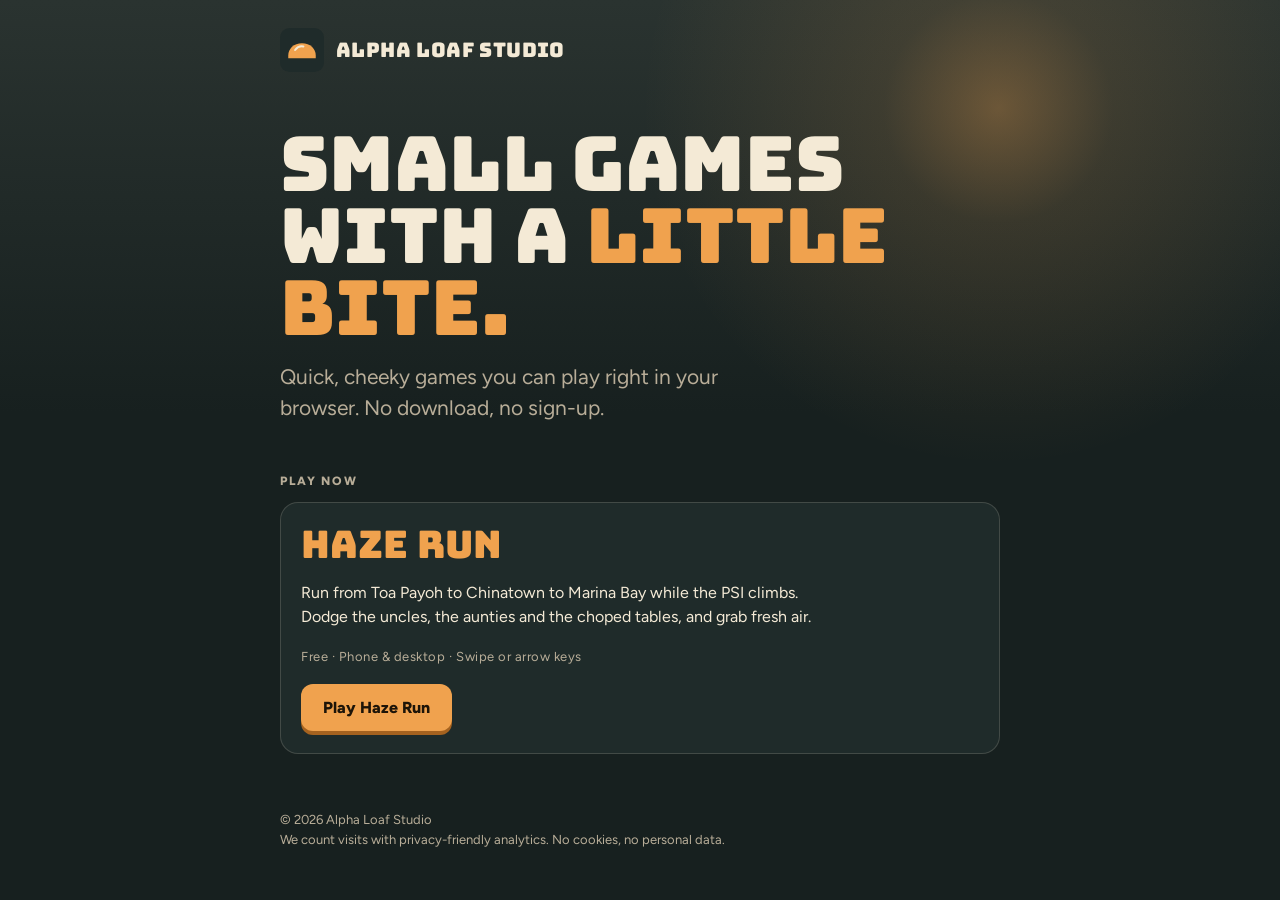
<file: index.html>
<!doctype html>
<html lang="en">
<head>
<meta charset="utf-8">
<meta name="viewport" content="width=device-width,initial-scale=1,viewport-fit=cover">
<title>Alpha Loaf Studio</title>
<meta name="description" content="Small games with a little bite. Play Haze Run, a Singapore haze runner, free in your browser.">
<meta name="theme-color" content="#17201f">
<meta property="og:title" content="Alpha Loaf Studio">
<meta property="og:description" content="Small games with a little bite. Play Haze Run free in your browser.">
<meta property="og:type" content="website">
<link rel="icon" href="data:image/svg+xml,%3Csvg xmlns='http://www.w3.org/2000/svg' viewBox='0 0 64 64'%3E%3Crect width='64' height='64' rx='14' fill='%2317201f'/%3E%3Cpath d='M12 40c0-10 8-18 20-18s20 8 20 18v4H12z' fill='%23f0a24e'/%3E%3Cpath d='M22 32c3-4 8-6 12-5' stroke='%23f4ead6' stroke-width='3' stroke-linecap='round' fill='none'/%3E%3C/svg%3E">
<link rel="stylesheet" href="assets/fonts/fonts.css">
<style>
:root{--ink:#17201f;--panel:#1f2b2a;--cream:#f4ead6;--muted:#b8ad98;--haze:#f0a24e;--line:rgba(244,234,214,.16);color-scheme:dark}
*{box-sizing:border-box}
html,body{margin:0;min-height:100%}
body{font-family:'Figtree',system-ui,-apple-system,sans-serif;background:var(--ink);color:var(--cream);line-height:1.5;
  background-image:radial-gradient(circle at 78% 12%,rgba(240,162,78,.35) 0,rgba(240,162,78,.12) 9%,transparent 28%),linear-gradient(180deg,#2a3330 0,#17201f 46%);background-repeat:no-repeat;background-attachment:fixed}
.wrap{width:min(760px,100%);margin:0 auto;padding:max(28px,env(safe-area-inset-top)) max(20px,env(safe-area-inset-right)) max(40px,env(safe-area-inset-bottom)) max(20px,env(safe-area-inset-left))}
header{display:flex;align-items:center;gap:12px;margin-bottom:56px}
.logo{width:44px;height:44px;flex:none}
.brand{font-family:'Bungee',Impact,'Arial Black',sans-serif;font-size:20px;letter-spacing:.02em}
h1{font-family:'Bungee',Impact,'Arial Black',sans-serif;font-weight:400;font-size:clamp(40px,11vw,76px);line-height:.95;margin:0 0 16px;color:var(--cream);text-wrap:balance}
h1 span{color:var(--haze)}
.tag{font-size:clamp(17px,4.4vw,21px);color:var(--muted);margin:0 0 48px;max-width:34ch}
h2{font-size:12px;letter-spacing:.14em;text-transform:uppercase;color:var(--muted);margin:0 0 12px;font-weight:800}
.card{display:grid;gap:18px;background:var(--panel);border:1px solid var(--line);border-radius:18px;padding:22px 20px}
.card h3{font-family:'Bungee',Impact,'Arial Black',sans-serif;font-weight:400;font-size:clamp(28px,7vw,38px);line-height:1;margin:0;color:var(--haze)}
.card p{margin:0;font-size:16px;max-width:52ch}
.meta{font-size:13px;color:var(--muted);letter-spacing:.04em}
.btn{justify-self:start;display:inline-block;text-decoration:none;border-radius:12px;padding:14px 22px;font:800 16px 'Figtree',sans-serif;background:var(--haze);color:#1d1408;box-shadow:0 4px 0 #a5621f}
.btn:active{transform:translateY(2px);box-shadow:0 2px 0 #a5621f}
.btn:focus-visible{outline:3px solid var(--cream);outline-offset:3px}
footer{margin-top:56px;font-size:13px;color:var(--muted)}
@media (prefers-reduced-motion:no-preference){.btn{transition:transform .1s,box-shadow .1s}}
</style>
<!-- Visitor counter: Cloudflare Web Analytics (no cookies). Runs only on our own domain, never inside portals. -->
<script>
(function(){var h=location.hostname;if(h!=='alphaloafstudio.com'&&h!=='www.alphaloafstudio.com')return;var s=document.createElement('script');s.type='module';s.src='https://static.cloudflareinsights.com/beacon.min.js';s.setAttribute('data-cf-beacon','{"token": "6d8b10b102b24a9d96c5c5edbf173dd5"}');document.head.appendChild(s);})();
</script>
</head>
<body>
<div class="wrap">
  <header>
    <svg class="logo" viewBox="0 0 64 64" aria-hidden="true"><rect width="64" height="64" rx="14" fill="#1f2b2a"/><path d="M12 40c0-10 8-18 20-18s20 8 20 18v4H12z" fill="#f0a24e"/><path d="M22 32c3-4 8-6 12-5" stroke="#f4ead6" stroke-width="3" stroke-linecap="round" fill="none"/></svg>
    <div class="brand">Alpha Loaf Studio</div>
  </header>
  <main>
    <h1>Small games<br>with a <span>little bite.</span></h1>
    <p class="tag">Quick, cheeky games you can play right in your browser. No download, no sign-up.</p>
    <h2>Play now</h2>
    <article class="card">
      <h3>Haze Run</h3>
      <p>Run from Toa Payoh to Chinatown to Marina Bay while the PSI climbs. Dodge the uncles, the aunties and the choped tables, and grab fresh air.</p>
      <div class="meta">Free · Phone &amp; desktop · Swipe or arrow keys</div>
      <a class="btn" href="/haze-run/">Play Haze Run</a>
    </article>
  </main>
  <footer>&copy; 2026 Alpha Loaf Studio<br>We count visits with privacy-friendly analytics. No cookies, no personal data.</footer>
</div>
</body>
</html>
</file>
<file: assets/fonts/fonts.css>
/* Fonts bundled locally (SIL Open Font License 1.1): Bungee, Figtree */
@font-face{font-family:'Bungee';font-weight:400;font-display:swap;src:url(bungee-latin-400-normal.woff2) format('woff2')}
@font-face{font-family:'Figtree';font-weight:400;font-display:swap;src:url(figtree-latin-400-normal.woff2) format('woff2')}
@font-face{font-family:'Figtree';font-weight:600;font-display:swap;src:url(figtree-latin-600-normal.woff2) format('woff2')}
@font-face{font-family:'Figtree';font-weight:800;font-display:swap;src:url(figtree-latin-800-normal.woff2) format('woff2')}
</file>
